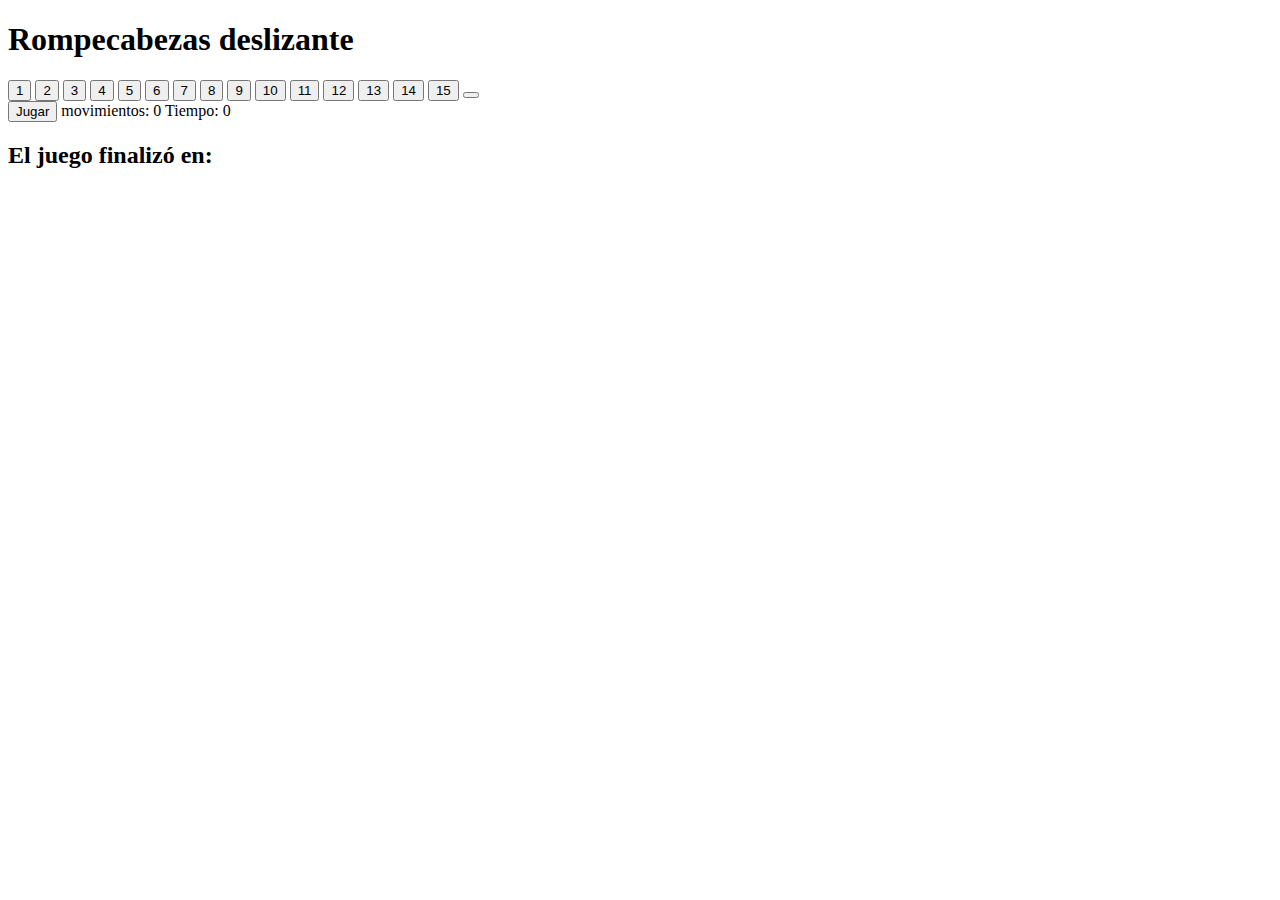
<file: tarea11/index.html>
<!doctype html>
<html>

<head>
  <title>Rompecabezas</title>

  <link rel="preconnect" href="https://fonts.googleapis.com">
  <link rel="preconnect" href="https://fonts.gstatic.com" crossorigin>
  <link href="https://fonts.googleapis.com/css2?family=Rubik&display=swap" rel="stylesheet">
</head>

<body>
  <header>
    <h1>Rompecabezas deslizante</h1>
  </header>
  <main>
    <article class="juego">
      <div class="tablero">
        <button>1</button>
        <button>2</button>
        <button>3</button>
        <button>4</button>
        <button>5</button>
        <button>6</button>
        <button>7</button>
        <button>8</button>
        <button>9</button>
        <button>10</button>
        <button>11</button>
        <button>12</button>
        <button>13</button>
        <button>14</button>
        <button>15</button>
        <button></button>
      </div>

      <footer>
        <button>Jugar</button>
        <span id="movimientos">movimientos: 0</span>
        <span id="tiempo">Tiempo: 0</span>
      </footer>
    </article>
    <section>
      <h2 class="mensaje">El juego finalizó en: </h2>
    </section>

  </main>

</body>

</html>
</file>
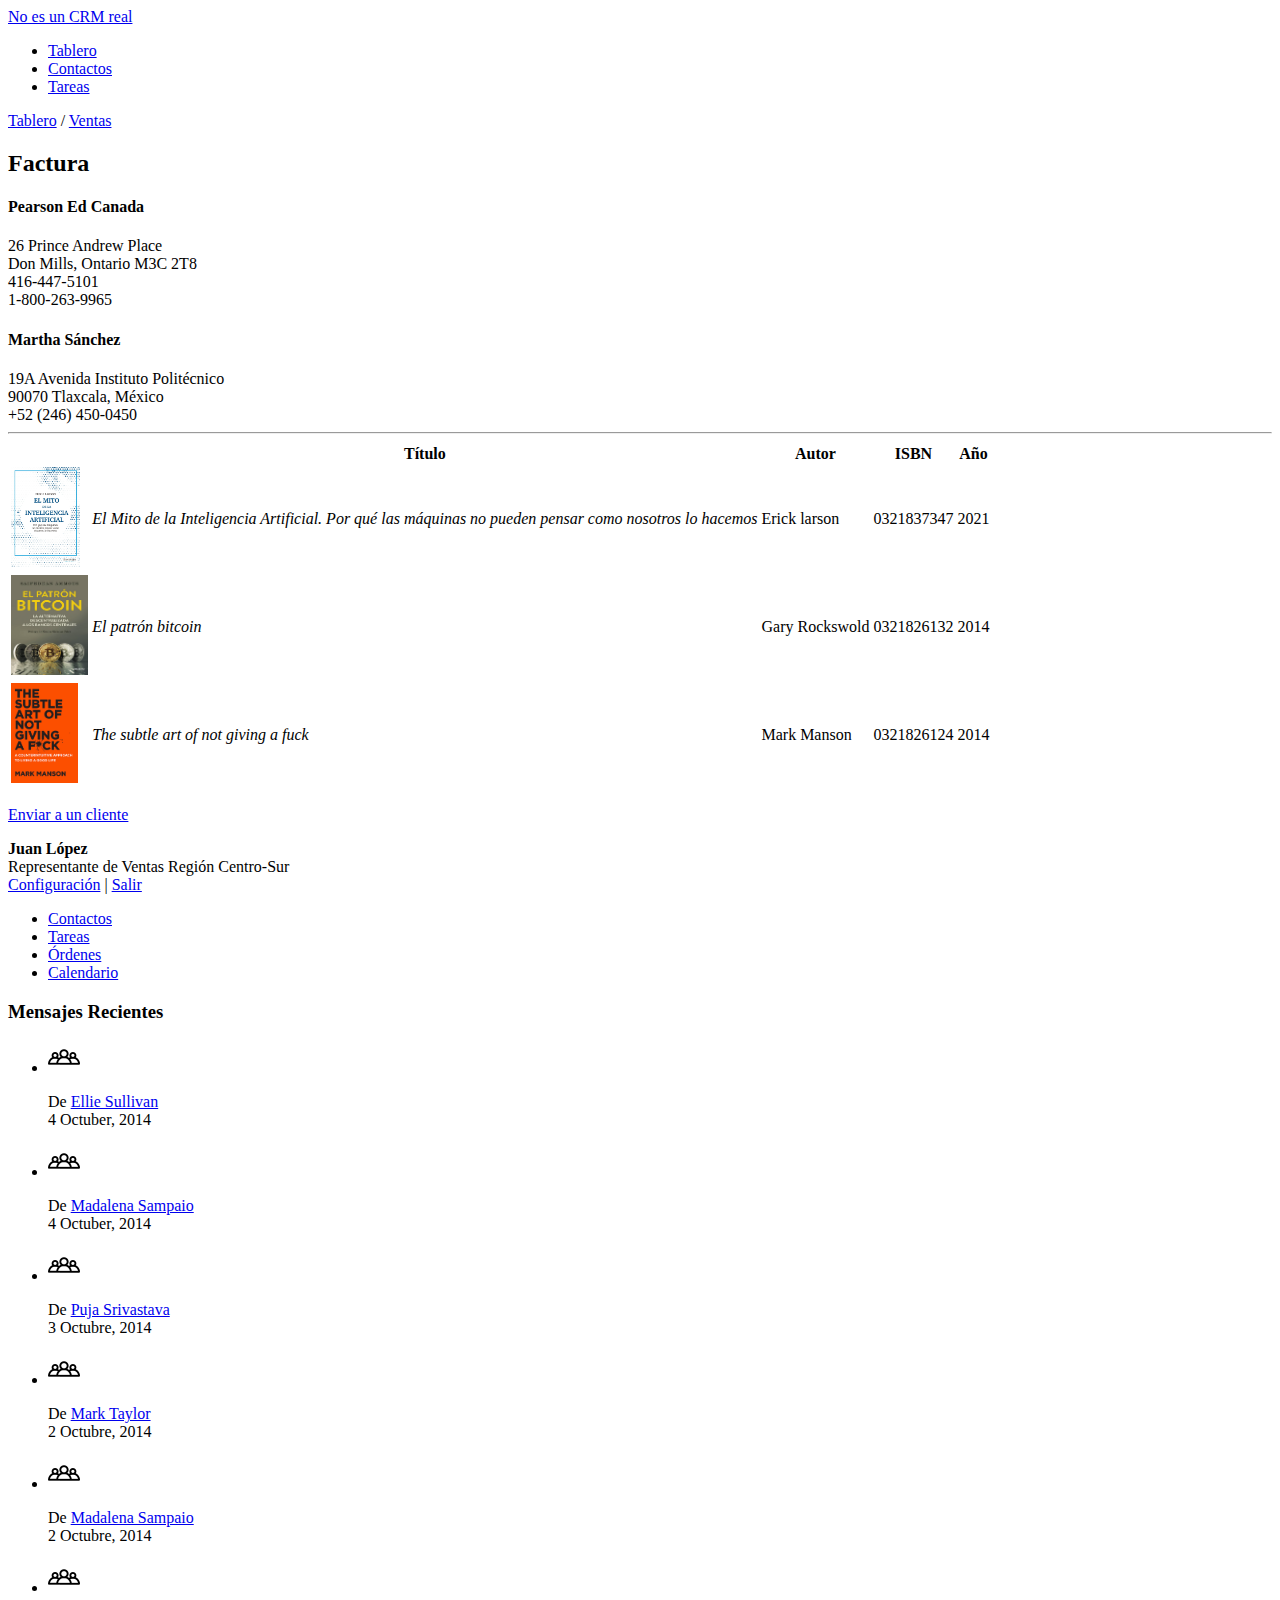
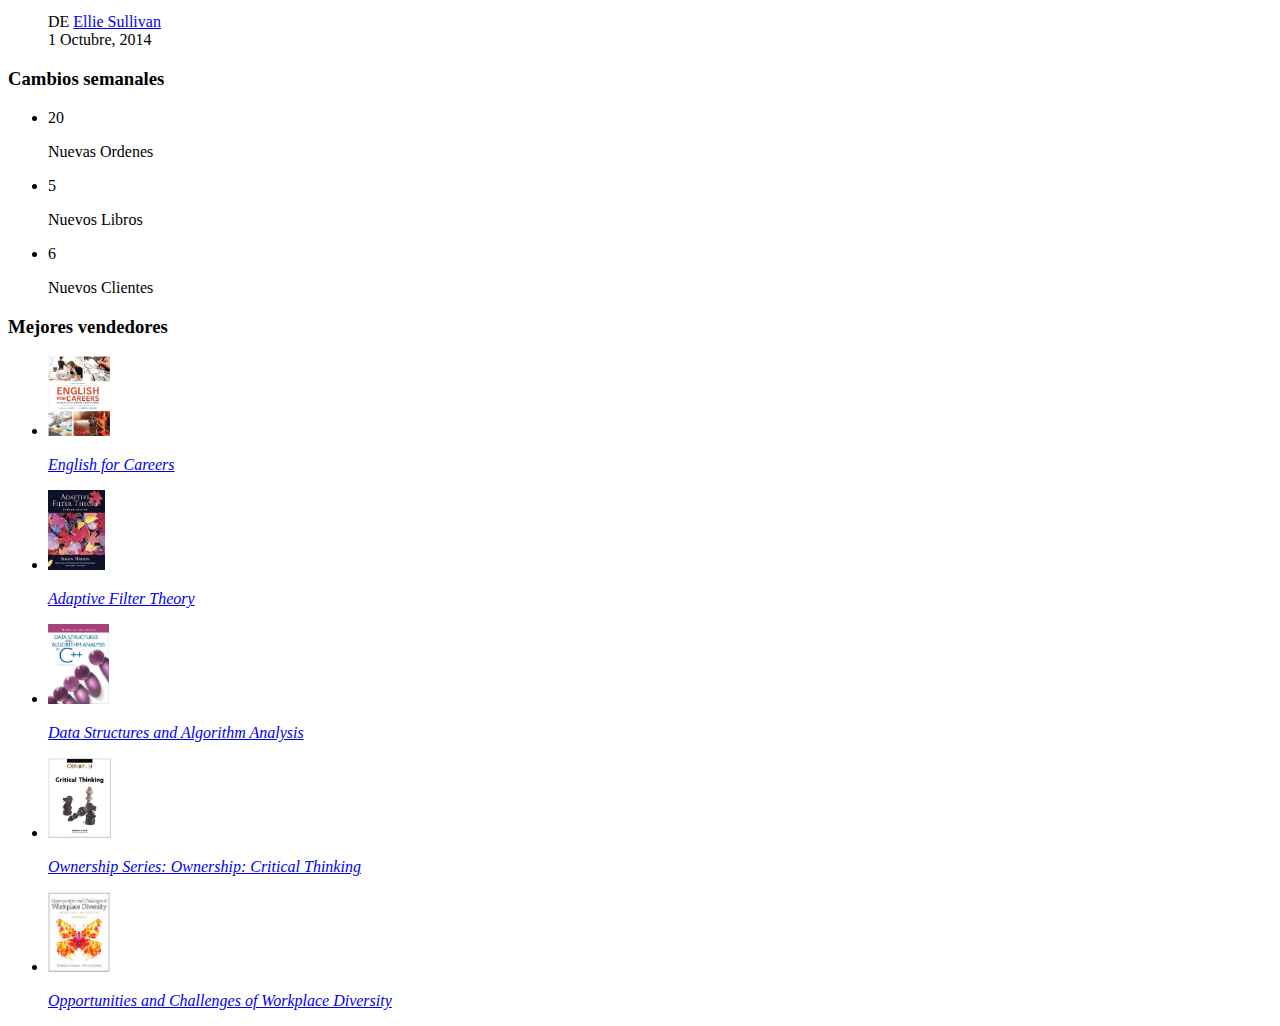
<file: tarea8/index.html>
<!DOCTYPE html>
<html>

<head lang="en">
  <meta charset="utf-8">
  <title>CRM</title>
</head>

<body>
  <header>
    <a class="logo" href="#">No es un CRM real</a>
    <nav>
      <ul>
        <li><a href="#">Tablero</a></li>
        <li><a href="#">Contactos</a></li>
        <li><a href="#">Tareas</a></li>
      </ul>
    </nav>
  </header>
    
  <div id="box">
    <div id="middle">
      <div class="breadcrumb">
        <a href="#">Tablero</a> / <a href="#">Ventas</a>
      </div>
        
      <h2>Factura</h2>
      <div id="company">
        <h4>Pearson Ed Canada</h4> 26 Prince Andrew Place
        <br/> Don Mills, Ontario M3C 2T8
        <br/> 416-447-5101
        <br/> 1-800-263-9965
      </div>
        
      <div id="clientInfo">
        <h4>Martha Sánchez</h4> 19A Avenida Instituto Politécnico
        <br/> 90070 Tlaxcala, México
        <br/> +52 (246) 450-0450
      </div>
        
      <hr>
      <table>
        <thead>
          <tr>
            <th></th>
            <th scope="col">Título</th>
            <th scope="col">Autor</th>
            <th scope="col">ISBN</th>
            <th scope="col">Año</th>
            <th></th>
          </tr>
        </thead>
        <tbody>
          <tr>
            <td><img src="image/photo1.jpg" height="100px"  /></td>
              
            <td><em>El Mito de la Inteligencia Artificial. Por qué las máquinas no pueden pensar como nosotros lo hacemos</em></td>
            <td>Erick larson</td>
            <td>0321837347</td>
            <td>2021</td>
          </tr>
          <tr>
            <td><img src="image/photo2.jpg" height="100px"/></td>
            <td><em>El patrón bitcoin</em></td>
            <td>Gary Rockswold</td>
            <td>0321826132</td>
            <td>2014</td>
          </tr>
            
          <tr>
            <td><img src="image/photo3.jpg" height="100px"/></td>
            <td><em>The subtle art of not giving a fuck</em></td>
            <td>Mark Manson</td>
            <td>0321826124</td>
            <td>2014</td>
          </tr>
            
        </tbody>
      </table>
      <p><a href="#" class="SendButton">Enviar a un cliente</a></p>
    </div>
    <div id="railLeft">
      <div class="alertLeft">
        <span class="icon-user"></span>
        <strong>Juan López</strong>
        <br/> Representante de Ventas Región Centro-Sur
        <br/>
        <a href="#">Configuración</a> | <a href="#">Salir</a>
      </div>
      <nav class="great">
        <ul>
          <li><a href="#">Contactos</a></li>
          <li><a href="#">Tareas</a></li>
          <li><a href="#">Órdenes</a></li>
          <li><a href="#">Calendario</a></li>
        </ul>
      </nav>
        
      <div class="great">
        <h3>Mensajes Recientes</h3>
        <ul id="recentMessageList">
          <li><img src="image/icon.png" class="blockIcon">
            <p>De <a href="#">Ellie Sullivan</a>
              <br/>4 Octuber, 2014 </p>
          </li>
          <li><img src="image/icon.png" class="blockIcon">
            <p>De <a href="#">Madalena Sampaio</a>
              <br/>4 Octuber, 2014 </p>
          </li>
          <li><img src="image/icon.png" class="blockIcon">
            <p>De <a href="#">Puja Srivastava</a>
              <br/>3 Octubre, 2014 </p>
          </li>
          <li><img src="image/icon.png" class="blockIcon">
            <p>De <a href="#">Mark Taylor</a>
              <br/>2 Octubre, 2014 </p>
          </li>
          <li><img src="image/icon.png" class="blockIcon">
            <p>De <a href="#">Madalena Sampaio</a>
              <br/> 2 Octubre, 2014 </p>
          </li>
          <li><img src="image/icon.png" class="blockIcon">
            <p>DE <a href="#">Ellie Sullivan</a>
              <br/>1 Octubre, 2014 </p>
          </li>
        </ul>
      </div>
    </div>
    <aside>
      <div class="great">
        <h3>Cambios semanales</h3>
        <ul id="chList">
          <li><span class="chNumber">20</span>
            <p>Nuevas Ordenes</p>
          </li>
          <li><span class="chNumber">5</span>
            <p>Nuevos Libros</p>
          </li>
          <li><span class="chNumber">6</span>
            <p>Nuevos Clientes</p>
          </li>
        </ul>
      </div>
      <div class="great">
        <h3>Mejores vendedores</h3>
        <ul id="sellList">
          <li>
            <img src="image/photo4.jpg" height="80px" class="boxBook" />
            <p class="bookTitle"><em><a href="#">English for Careers</a></em></p>
          </li>
          <li>
            <img src="image/photo5.jpg" height="80px" class="boxBook" />
            <p class="bookTitle"><em><a href="#">Adaptive Filter Theory</a></em></p>
          </li>
          <li>
            <img src="image/photo6.jpg" height="80px" class="boxBook" />
            <p class="bookTitle"><em><a href="#">Data Structures and Algorithm Analysis</a></em></p>
          </li>
          <li>
            <img src="image/photo7.jpg" height="80px" class="boxBook" />
            <p class="bookTitle"><em><a href="#">Ownership Series: Ownership: Critical Thinking</a></em></p>
          </li>
          <li>
            <img src="image/photo8.jpg" height="80px" class="boxBook" />
            <p class="bookTitle"><em><a href="#">Opportunities and Challenges of Workplace Diversity</a></em></p>
          </li>
        </ul>
      </div>
    </aside>

  </div>

</body>

</html>
</file>
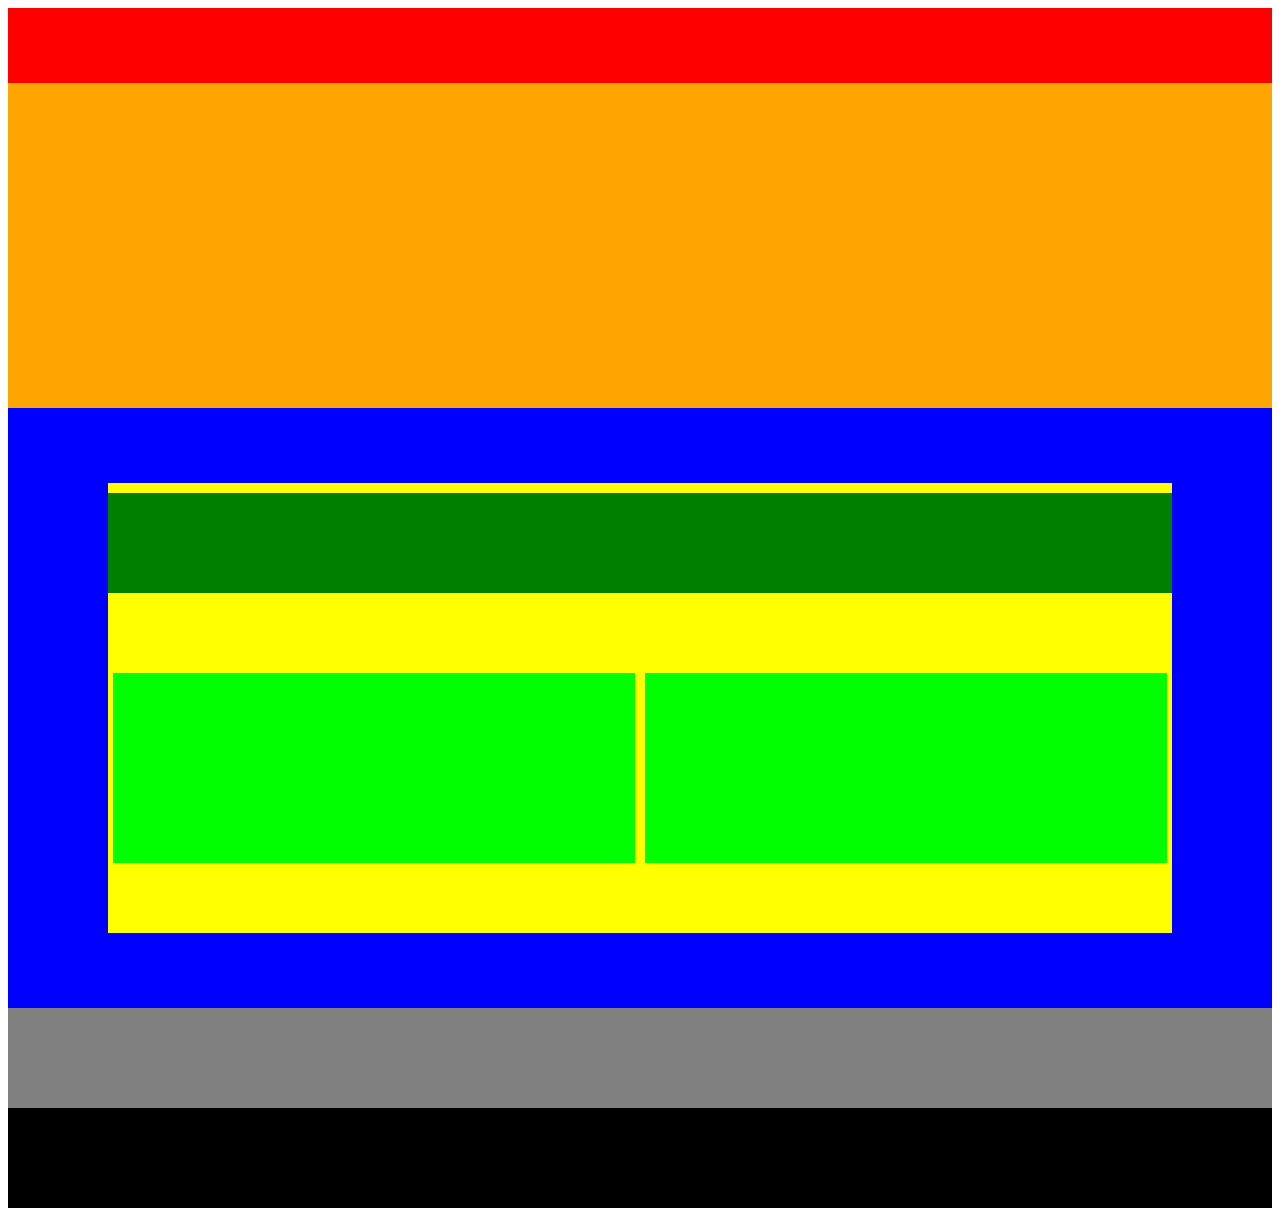
<file: tarea7/ejercicio1.html>
<!DOCTYPE html>
<html lang="en" dir="ltr">
<head>
  <meta charset="utf-8">
  <title></title>
  <link rel="stylesheet" href="css/ejercicio1.css">
</head>
<body>
  <header>
    <nav>

    </nav>
  </header>
  <main>
    <section id="contenido">
      <p></p>
      <div class="columna-doble">
        <div class="columna">

        </div>
        <div class="columna">

        </div>
      </div>

    </section>
    <section id="suscribir">

    </section>
  </main>
  <footer>

  </footer>
</body>
</html>
</file>
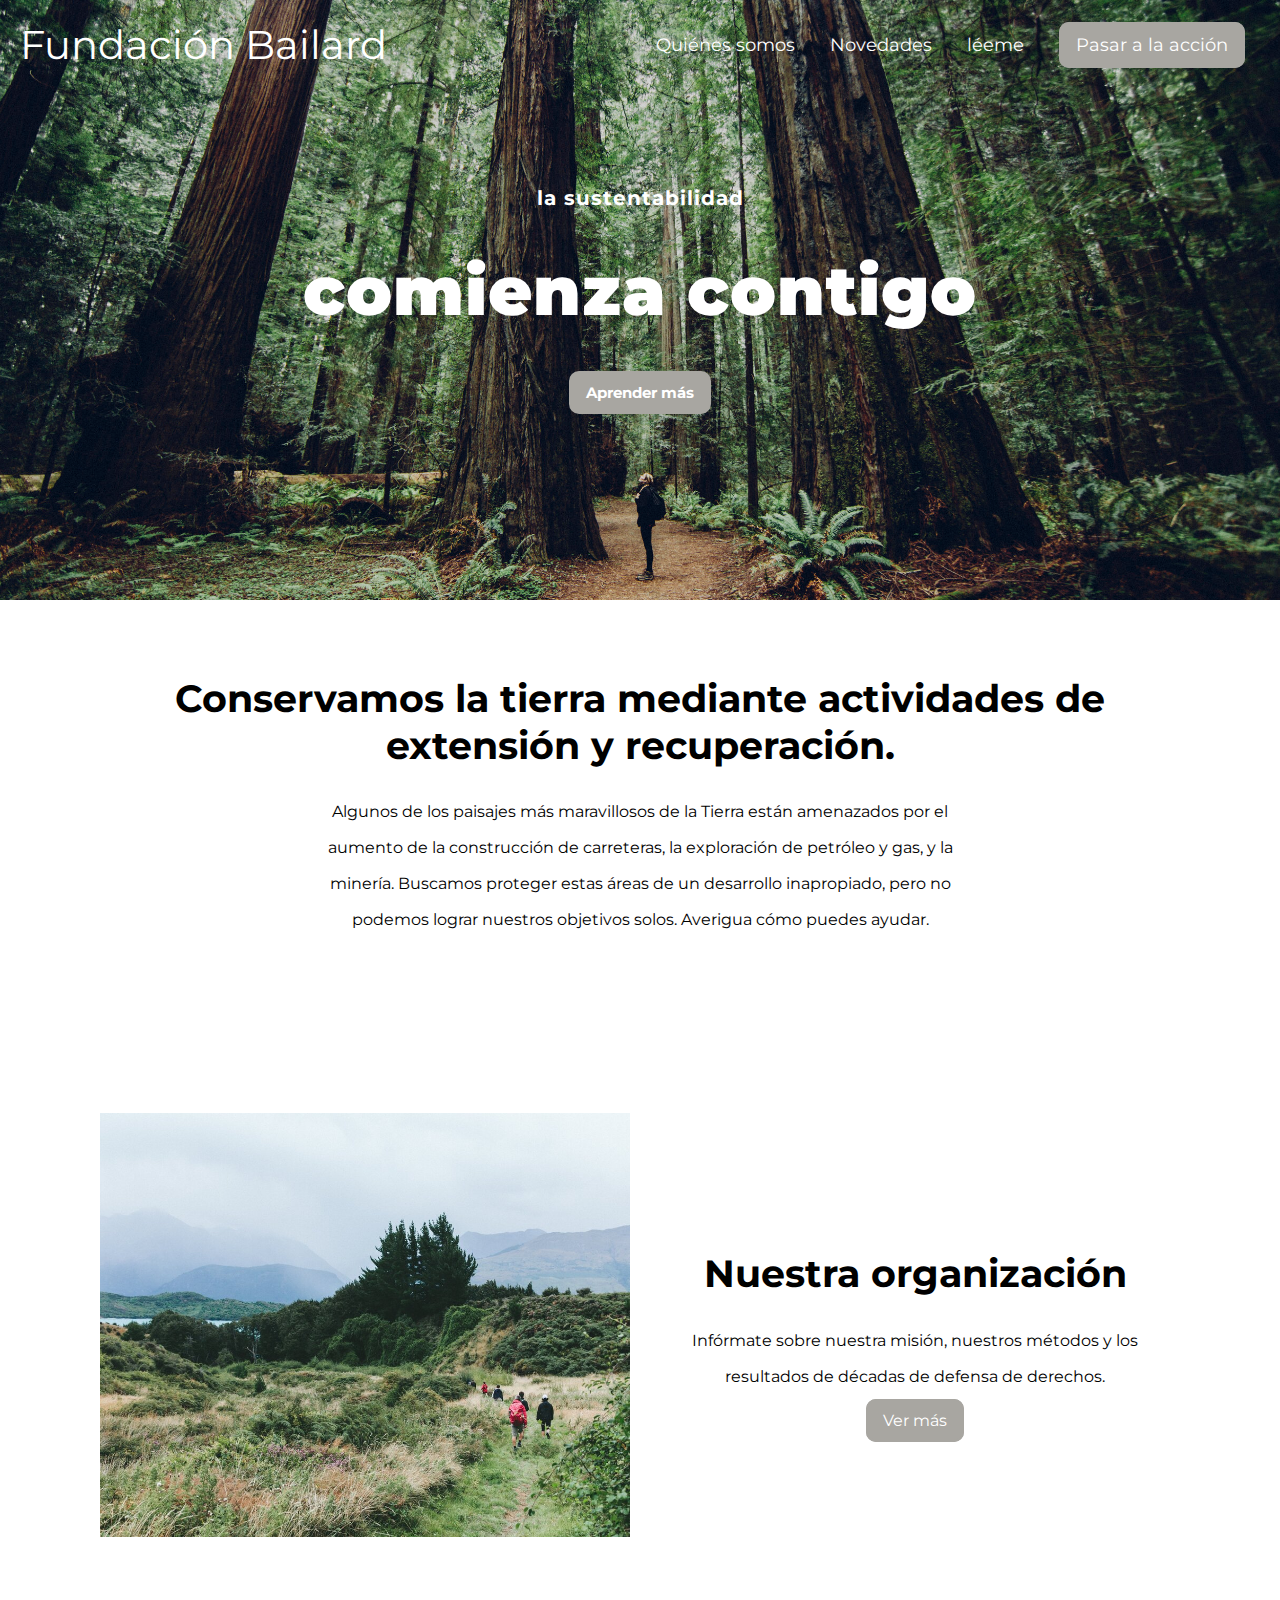
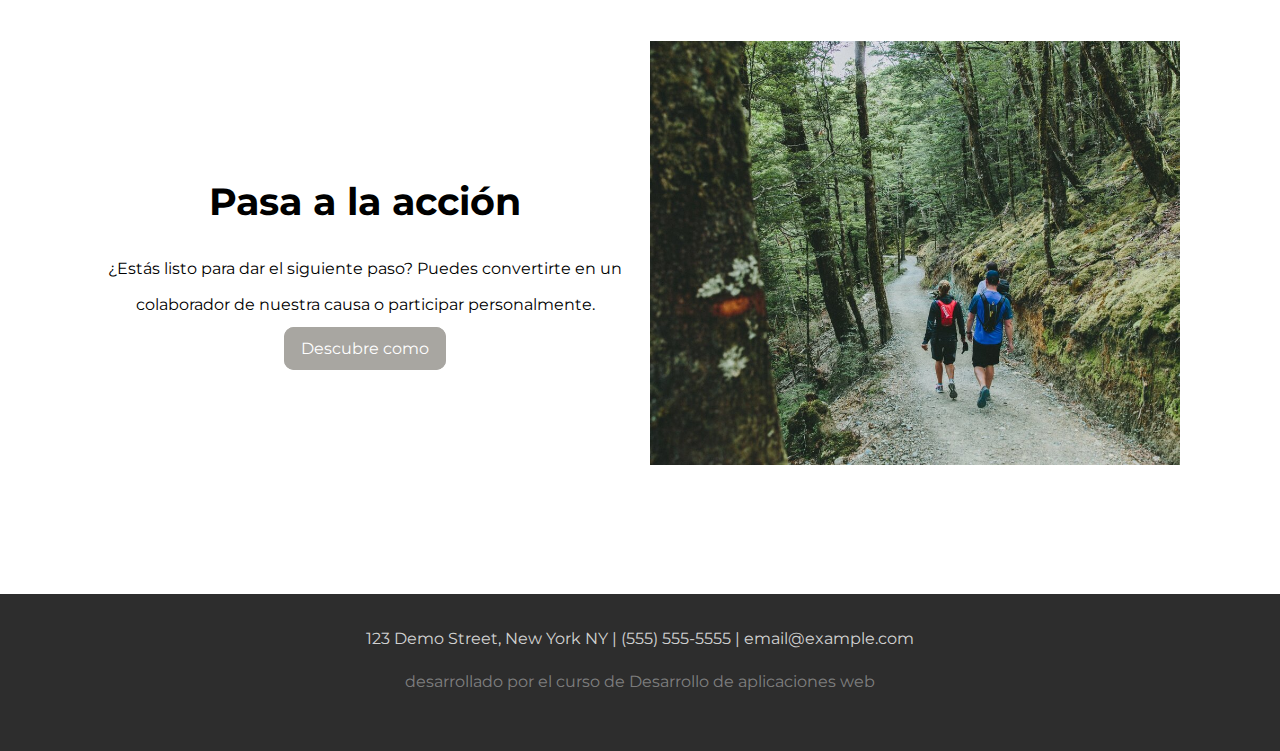
<file: tarea7/ejercicio2.html>
<!DOCTYPE html>
<html lang="en" dir="ltr">
<head>
  <meta charset="utf-8">
  <meta name="viewport" content="width=device-width, initial-scale=1">
  <title>Plantilla Bailard</title>
  <link rel="stylesheet" href="css/ejercicio2.css">
  <link href="https://fonts.googleapis.com/css2?family=Montserrat:wght@300&display=swap" rel="stylesheet">
  <link rel="shortcut icon" type="image/x-icon" href="https://assets.squarespace.com/universal/default-favicon.ico"/>
</head>
<body>
  <header>
    <nav>
      <div id="logo">
        Fundación Bailard
      </div>
      <div id="links">
        <a>Quiénes somos</a>
        <a>Novedades</a>
        <a>léeme</a>
        <a class="button">Pasar a la acción</a>
      </div>
    </nav>
    <h1>
      <em>la sustentabilidad</em><br/>
      <strong>comienza contigo</strong><br/>
      <a class="button">Aprender más</a>
    </h1>
  </header>
  <section>
    <div id="main">
      <h1>Conservamos la tierra mediante actividades de extensión y recuperación.</h1>
      <p>
        Algunos de los paisajes más maravillosos de la Tierra están amenazados por el aumento de la construcción de carreteras, la exploración de petróleo y gas, y la minería. Buscamos proteger estas áreas de un desarrollo inapropiado, pero no podemos lograr nuestros objetivos solos. Averigua cómo puedes ayudar.
      </p>
    </div>
    <div class="details">
      <div>
        <img src="img/img1.jpg" alt="imagen 1">
      </div>
      <div>
        <h1>Nuestra organización</h1>
        <p>
          Infórmate sobre nuestra misión, nuestros métodos y los resultados de décadas de defensa de derechos.
        </p>
        <a class="button">Ver más</a>
      </div>
    </div>
    <div class="details">
      <div>
        <h1>Pasa a la acción</h1>
        <p>
          ¿Estás listo para dar el siguiente paso? Puedes convertirte en un colaborador de nuestra causa o participar personalmente.
        </p>
        <a class="button">Descubre como</a>
      </div>
      <div>
        <img src="img/img2.jpg" alt="imagen 1">
      </div>
    </div>
  </section>
  <footer>
    <address>123 Demo Street, New York NY   |   (555) 555-5555   |   email@example.com </address>
    <p>desarrollado por el curso de Desarrollo de aplicaciones web</p>
  </footer>
</body>
</html>
</file>
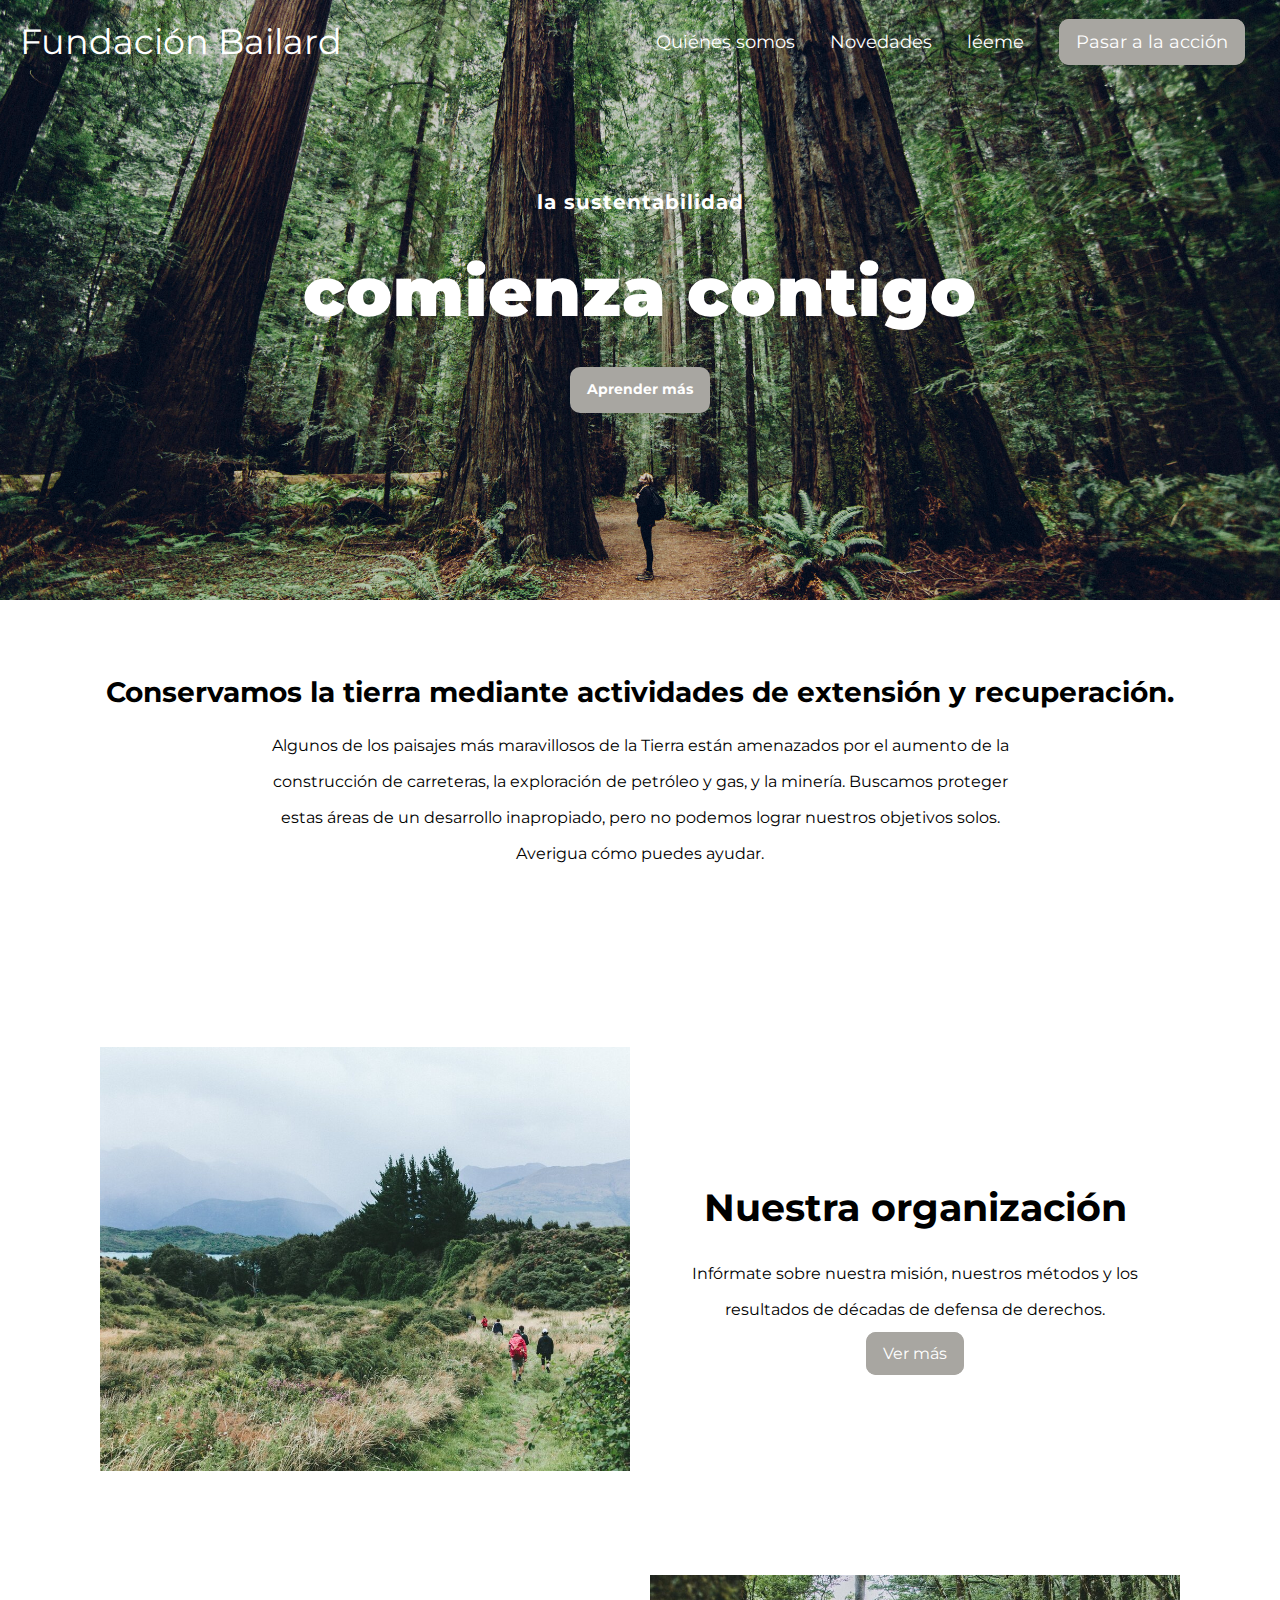
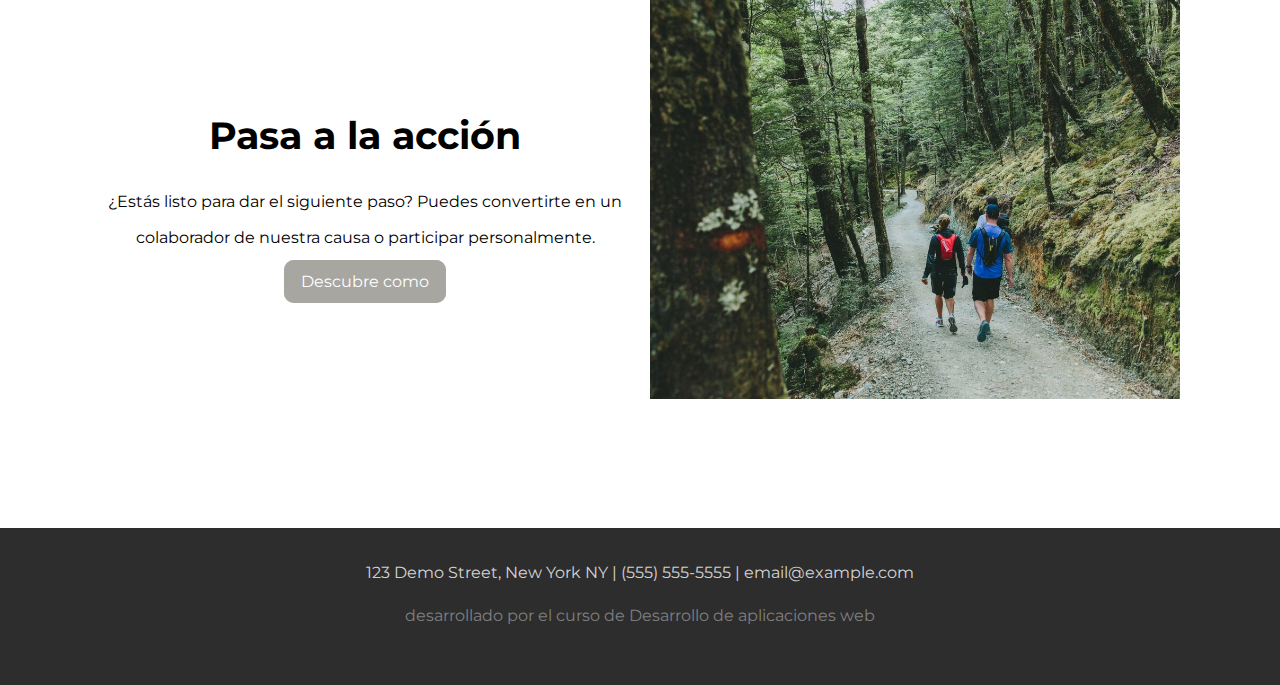
<file: tarea7/ejercicio3.html>
<!DOCTYPE html>
<html lang="en" dir="ltr">
  <head>
    <meta charset="utf-8">
    <meta name="viewport" content="width=device-width, initial-scale=1">
    <title>Plantilla Bailard</title>
    <link rel="stylesheet" href="css/ejercicio3.css">
    <link href="https://fonts.googleapis.com/css2?family=Montserrat:wght@300&display=swap" rel="stylesheet">
    <link rel="shortcut icon" type="image/x-icon" href="https://assets.squarespace.com/universal/default-favicon.ico"/>
  </head>
  <body>
    <header>
      <nav>
        <div id="logo">
           Fundación Bailard
        </div>
        <div id="links">
            <a>Quiénes somos</a>
            <a>Novedades</a>
            <a>léeme</a>
            <a class="button">Pasar a la acción</a>
        </div>
        <div id="menu">
          <!-- Un hack para crear un menú de "hamburguesa" -->
          <div></div>
          <div></div>
          <div></div>
        </div>
      </nav>
      <h1>
        <em>la sustentabilidad</em><br/>
        <strong>comienza contigo</strong><br/>
        <a class="button">Aprender más</a>
      </h1>
    </header>
     <section>
       <div id="main">
         <h1>Conservamos la tierra mediante actividades de extensión y recuperación.</h1>
         <p>
           Algunos de los paisajes más maravillosos de la Tierra están amenazados por el aumento de la construcción de carreteras, la exploración de petróleo y gas, y la minería. Buscamos proteger estas áreas de un desarrollo inapropiado, pero no podemos lograr nuestros objetivos solos. Averigua cómo puedes ayudar.
         </p>
        </div>
       <article class="details">
         <div>
           <img src="img/img1.jpg" alt="imagen 1">
         </div>
         <div>
           <h1>Nuestra organización</h1>
           <p>
              Infórmate sobre nuestra misión, nuestros métodos y los resultados de décadas de defensa de derechos.
           </p>
           <a class="button">Ver más</a>
         </div>
       </article>
       <article class="details">
         <div>
           <h1>Pasa a la acción</h1>
           <p>
              ¿Estás listo para dar el siguiente paso? Puedes convertirte en un colaborador de nuestra causa o participar personalmente.
           </p>
           <a class="button">Descubre como</a>
         </div>
         <div>
           <img src="img/img2.jpg" alt="imagen 1">
         </div>
       </article>
    </section>
    <footer>
      <address>123 Demo Street, New York NY   |   (555) 555-5555   |   email@example.com </address>
        <p>desarrollado por el curso de Desarrollo de aplicaciones web</p>
    </footer>
  </body>
</html>
</file>
<file: tarea7/css/ejercicio1.css>
header {
  height: 400px;
  background: orange;
}
 nav{
   height: 75px;
   background: red;
 }
 main{
   height: 700px;
   background: blue;
   display: flex;
   flex-direction: column;
 }
footer{
  height: 100px;
  background: black;
}

#contenido{
  background: yellow;
  margin: 75px 100px;
  flex-grow: 1;
}
#suscribir{
  background: gray;
  height: 100px;
}
p{
  background: green;
  height: 100px;
  margin-top: 10px;
  margin-bottom: 75px;
}
.columna-doble{
   display: flex;
   justify-content: space-around;
   height: 200px;
}
div .columna{
  background: lime;
  width: calc(50% - 10px);
  margin: 5px;
}
</file>
<file: tarea7/css/ejercicio2.css>
body{
  font-family: 'Montserrat', sans-serif;
  margin: 0;
}

header {
  background-image: url("../img/header.jpg");
  background-size: cover;
  background-position: center;
  height: 600px;

  position: relative;
  display: flex;
  flex-direction: column;
  align-items: center;
  justify-content: center;

  color: white;
}

header nav {
  padding: 20px;
  color: white;

  display: flex;
  justify-content: space-between;
  align-items: center;

  position: absolute;
  top: 0;
  left: 0;
  right: 0;
}

#logo{
  font-size: 40px;
}

#links{
  font-size: 18px;
}

#links a {
  margin: 15px;
}

a {
  cursor: pointer;
}

a.button {
  background-color: #a8a6a1;
  padding: 10px 15px;
  border: 2px solid #a8a6a1;
  border-radius: 10px;
}

a.button:hover {
  background-color: rgba(255,255,255,0.5);
  color: white;
}

header h1 {
  display: flex;
  flex-direction: column;
  align-items: center;
  text-align: center;
}

header h1 em {
  font-size: 20px;
  font-style: normal;
  letter-spacing: 1px;
}

header h1 strong {
  font-style: normal;
  font-size: 68px;
  letter-spacing: 1px;
}

header h1 a {
  font-size: 15px;
}

section {
  margin: 75px 100px;
  text-align: center;
}

#main p {
  margin-left: auto;
  margin-right: auto;
  margin-bottom: 125px;
  width: 60%;
}

#main h1 {
  font-size: 38px;
}

p {
  line-height: 36px;
}

footer {
  background-color: rgb(45,45, 45);
  color: rgba(255, 255, 255, .8);
  padding: 35px;
  text-align: center;
}

footer p {
  color: rgba(255, 255, 255, .4);
}

address {
  font-style: normal;
}

.details {
  display: flex;
  justify-content: space-between;
  align-items: center;
 }
 
.details div {
  width: calc(50% - 10px);
  margin: 50px 0;
 }

 .details img {
  width: 100%;
}

.details h1 {
  font-size: 38px;
}

.details div a.button {
  color: white;
}

.details div a.button:hover {
  background-color: rgba(0,0,0,0.1);
  color: white;
}
</file>
<file: tarea7/css/ejercicio3.css>
body{
  font-family: 'Montserrat', sans-serif;
  margin: 0;
}
/*agregar un media query para el body
y definir el tamaño de letra para el cuerpo
font-size: 16px;*/
@media (max-width: 500px) {
  body {
    font-size: 14px;
  }
}

header {
  background-image: url("../img/header.jpg");
  background-size:cover;
  background-position: center;
  height: 600px;

  position: relative;
  display: flex;
  flex-direction: column;
  align-items: center;
  justify-content: center;

  color: white;
}

header nav {
  padding: 20px;
  color: white;
  /*agregar un tamaño de fuente relativo*/
  font-size: .875em;
  display: flex;
  justify-content: space-between;
  align-items: center;

  position: absolute;
  top: 0;
  left: 0;
  right: 0
}


/*cambiar el tamaño del encabezado para dispositivos moviles*/
@media (max-width: 500px) {
  header {
    height: 300px;
    line-height: 1.2;
  }
}

#logo{
  /*font-size: 40px;*/
  font-size: 2.5em;
}

#links{
  font-size: 18px;
}

#links a {
  margin: 15px;
}

a {
  cursor: pointer;
}

a.button {
  background-color: #a8a6a1;
  padding: 10px 15px;
  border: 2px solid #a8a6a1;
  border-radius: 10px;
}

a.button:hover {
  background-color: rgba(255,255,255,0.5);
  color: white;
}

header h1 {
  /* cambiar el tamaño de la fuente que sea relativo*/
  display: flex;
  flex-direction: column;
  align-items: center;

  text-align: center;
  font-size: 1em;
  line-height: 1.5;
}

header h1 em {
  /*font-size: 20px;*/

  font-size: 1.25em;
  font-style: normal;
  letter-spacing: 1px;
}

header h1 strong {
  font-style: normal;
  /*font-size: 68px;*/
  font-size: 4.25em;
  letter-spacing: 1px;

}

/*agregar un media querie*/
@media (max-width: 500px) {
  header h1 strong {
    font-size: 2em;
    letter-spacing: 4px;
  }
}

header h1 a {
  /*font-size: 18px;
  cambiar el tamaño de la fuente*/
  font-size: 0.9em;
}

section {
  margin: 75px 100px;
  text-align: center;
}
/*agregar un media query*/
@media (max-width: 500px) {
  section {
    margin: 40px 10px;
  }
}

#main p {
  margin-left: auto;
  margin-right: auto;
  margin-bottom: 125px;
  width: 70%;
}

#main h1 {
  /*font-size: 38px;*/
  font-size: 1.75em;
}


p {
  /*line-height: 36px;*/
   line-height: 2.25em;
}

footer {
  background-color: rgb(45,45, 45);
  color: rgba(255, 255, 255, .8);
  padding: 35px;
  text-align: center;
}

footer p {
  color: rgba(255, 255, 255, .4);
}

address {
  font-style: normal;
}

.details {
  display: flex;
  justify-content: space-between;
  align-items: center;
 }

.details div {
    width: calc(50% - 10px);
    margin: 50px 0;
}

/*agregar un media query para organizar las imagenes
como columnas y modificar la forma en que se calcula
#details div*/
@media (max-width: 500px) {
  .details {
    flex-direction: column;
  }
}

.details img {
  width: 100%;
}

.details h1 {
  font-size: 38px;
}

.details div a.button {
  color: white;
}

.details div a.button:hover {
  background-color: rgba(0,0,0,0.1);
  color: white;
}

/*crear un menu para moviles*/
#menu {
  display: none;
}

#menu div {
  width: 25px;
  height: 3px;
  background-color: white;
  margin: 5px 0;
}

@media (max-width: 500px) {
  #links {
    display: none;
  }

  #menu {
    display: block;
  }
}
</file>
